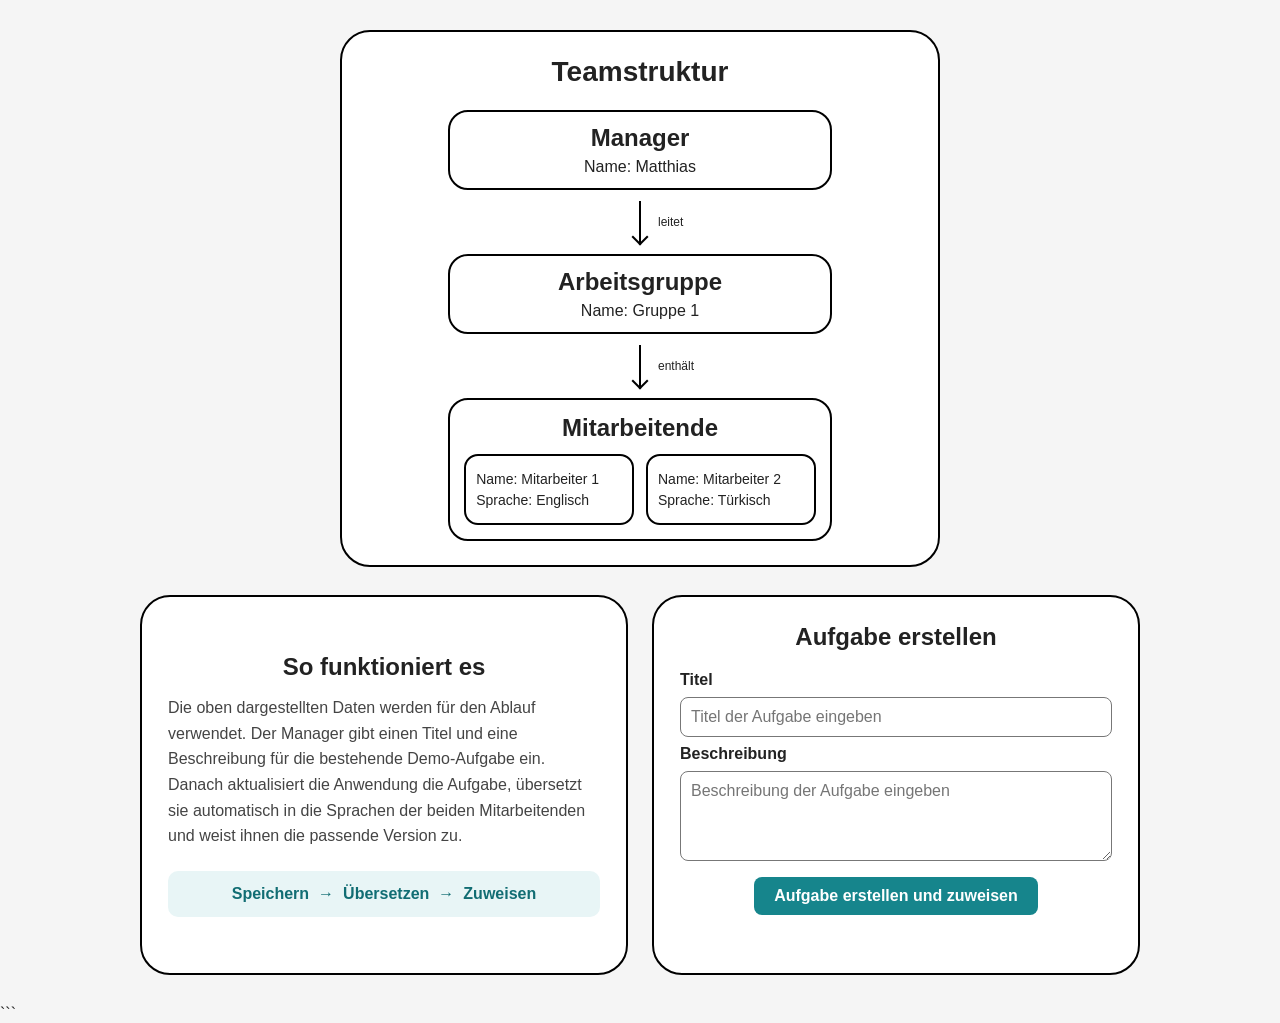
<file: frontend/index.html>
<!DOCTYPE html>
<html lang="de">

<head>
    <meta charset="UTF-8">

    <meta
        name="viewport"
        content="width=device-width, initial-scale=1.0"
    >

    <title>Aufgabenverwaltung</title>

    <link
        rel="stylesheet"
        href="style.css"
    >
</head>

<body>

<main>

    <!-- =====================================================
         Teamstruktur
         ===================================================== -->

    <section class="main_container">

        <h1>Teamstruktur</h1>


        <!-- Manager -->

        <div class="manager_container">

            <h2>Manager</h2>

            <p>
                Name: Matthias
            </p>

        </div>


        <!-- Verbindung Manager → Arbeitsgruppe -->

        <div class="hierarchy_arrow">
            <span>leitet</span>
        </div>


        <!-- Arbeitsgruppe -->

        <div class="workGroup_container">

            <h2>Arbeitsgruppe</h2>

            <p>
                Name: Gruppe 1
            </p>

        </div>


        <!-- Verbindung Arbeitsgruppe → Mitarbeitende -->

        <div class="hierarchy_arrow">
            <span>enthält</span>
        </div>


        <!-- Mitarbeitende -->

        <div class="employee_container">

            <h2>Mitarbeitende</h2>

            <div class="employee_row">

                <div class="employee">

                    <p>
                        Name: Mitarbeiter 1
                    </p>

                    <p>
                        Sprache: Englisch
                    </p>

                </div>


                <div class="employee">

                    <p>
                        Name: Mitarbeiter 2
                    </p>

                    <p>
                        Sprache: Türkisch
                    </p>

                </div>

            </div>

        </div>

    </section>


    <!-- =====================================================
         Erklärung und Aufgabenformular
         ===================================================== -->

    <section class="task_section">


        <!-- Erklärung -->

        <div class="task_info">

            <h2>So funktioniert es</h2>

            <p>
                Die oben dargestellten Daten werden für den Ablauf
                verwendet. Der Manager gibt einen Titel und eine
                Beschreibung für die bestehende Demo-Aufgabe ein.
                Danach aktualisiert die Anwendung die Aufgabe,
                übersetzt sie automatisch in die Sprachen der beiden
                Mitarbeitenden und weist ihnen die passende Version zu.
            </p>


            <div class="task_flow">

                <span>Speichern</span>

                <span>→</span>

                <span>Übersetzen</span>

                <span>→</span>

                <span>Zuweisen</span>

            </div>

        </div>


        <!-- Aufgabenformular -->

        <div class="task_container">

            <h2>Aufgabe erstellen</h2>


            <form id="task-form">

                <div class="title_description">


                    <!-- Titel -->

                    <label for="task-title">
                        Titel
                    </label>

                    <input
                        id="task-title"
                        name="title"
                        type="text"
                        placeholder="Titel der Aufgabe eingeben"
                        required
                    >


                    <!-- Beschreibung -->

                    <label for="task-description">
                        Beschreibung
                    </label>

                    <textarea
                        id="task-description"
                        name="description"
                        placeholder="Beschreibung der Aufgabe eingeben"
                        required
                    ></textarea>

                </div>


                <!-- Absenden -->

                <button
                    id="submit-button"
                    type="submit"
                >
                    Aufgabe erstellen und zuweisen
                </button>


                <!-- Status- oder Fehlermeldung -->

                <p id="task-message"></p>

            </form>

        </div>

    </section>

</main>


<script src="script.js"></script>

</body>

</html>
```
</file>
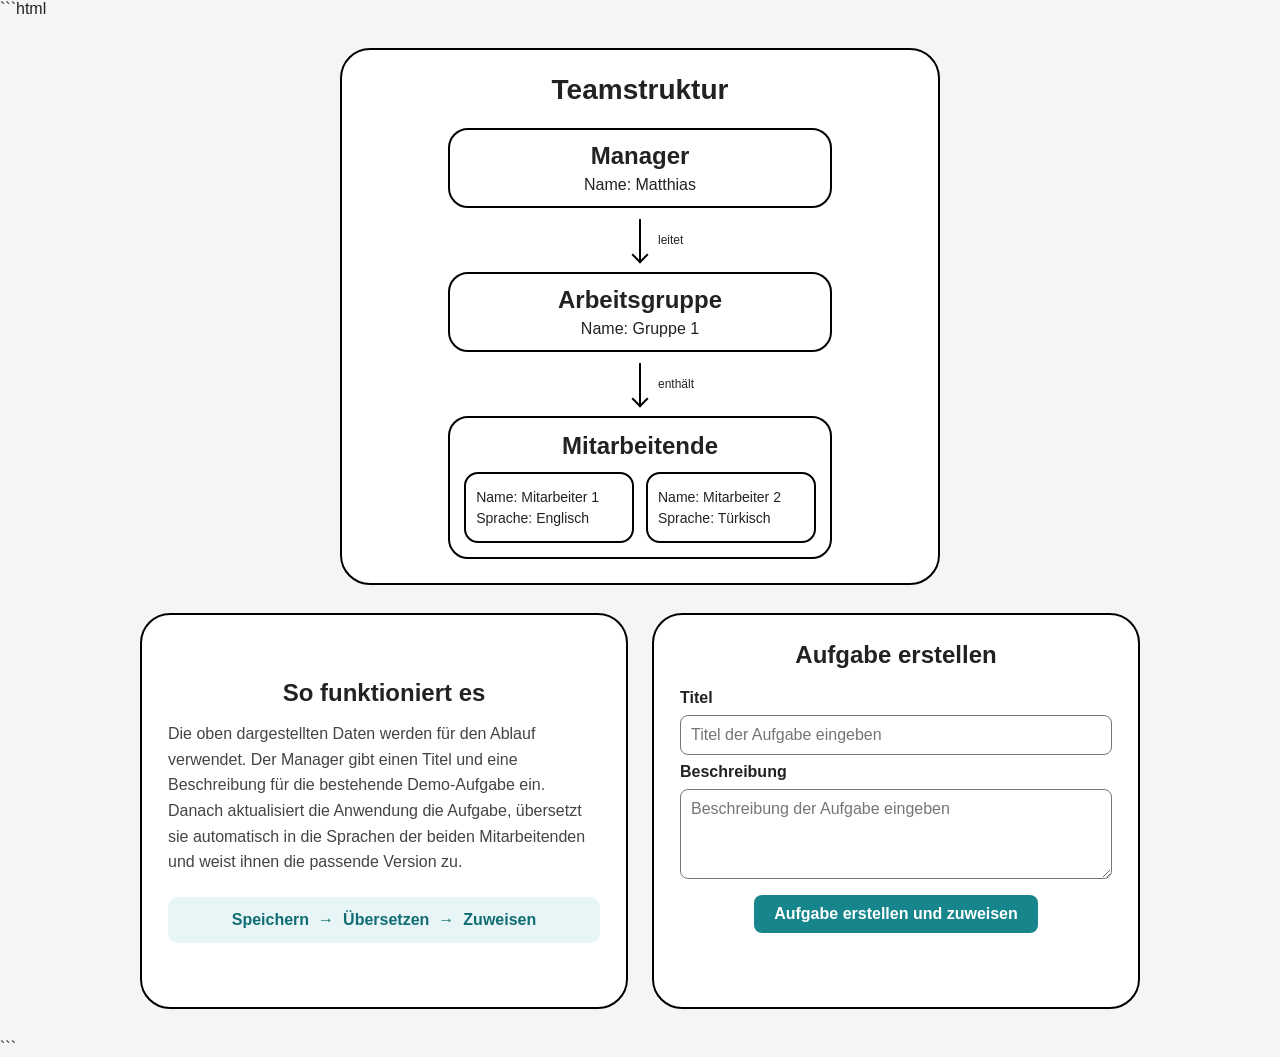
<file: frontend/frontend.html>
```html
<!DOCTYPE html>
<html lang="de">

<head>
    <meta charset="UTF-8">

    <meta
        name="viewport"
        content="width=device-width, initial-scale=1.0"
    >

    <title>Aufgabenverwaltung</title>

    <link
        rel="stylesheet"
        href="style.css"
    >
</head>

<body>

<main>

    <!-- =====================================================
         Teamstruktur
         ===================================================== -->

    <section class="main_container">

        <h1>Teamstruktur</h1>


        <!-- Manager -->

        <div class="manager_container">

            <h2>Manager</h2>

            <p>
                Name: Matthias
            </p>

        </div>


        <!-- Verbindung Manager → Arbeitsgruppe -->

        <div class="hierarchy_arrow">
            <span>leitet</span>
        </div>


        <!-- Arbeitsgruppe -->

        <div class="workGroup_container">

            <h2>Arbeitsgruppe</h2>

            <p>
                Name: Gruppe 1
            </p>

        </div>


        <!-- Verbindung Arbeitsgruppe → Mitarbeitende -->

        <div class="hierarchy_arrow">
            <span>enthält</span>
        </div>


        <!-- Mitarbeitende -->

        <div class="employee_container">

            <h2>Mitarbeitende</h2>

            <div class="employee_row">

                <div class="employee">

                    <p>
                        Name: Mitarbeiter 1
                    </p>

                    <p>
                        Sprache: Englisch
                    </p>

                </div>


                <div class="employee">

                    <p>
                        Name: Mitarbeiter 2
                    </p>

                    <p>
                        Sprache: Türkisch
                    </p>

                </div>

            </div>

        </div>

    </section>


    <!-- =====================================================
         Erklärung und Aufgabenformular
         ===================================================== -->

    <section class="task_section">


        <!-- Erklärung -->

        <div class="task_info">

            <h2>So funktioniert es</h2>

            <p>
                Die oben dargestellten Daten werden für den Ablauf
                verwendet. Der Manager gibt einen Titel und eine
                Beschreibung für die bestehende Demo-Aufgabe ein.
                Danach aktualisiert die Anwendung die Aufgabe,
                übersetzt sie automatisch in die Sprachen der beiden
                Mitarbeitenden und weist ihnen die passende Version zu.
            </p>


            <div class="task_flow">

                <span>Speichern</span>

                <span>→</span>

                <span>Übersetzen</span>

                <span>→</span>

                <span>Zuweisen</span>

            </div>

        </div>


        <!-- Aufgabenformular -->

        <div class="task_container">

            <h2>Aufgabe erstellen</h2>


            <form id="task-form">

                <div class="title_description">


                    <!-- Titel -->

                    <label for="task-title">
                        Titel
                    </label>

                    <input
                        id="task-title"
                        name="title"
                        type="text"
                        placeholder="Titel der Aufgabe eingeben"
                        required
                    >


                    <!-- Beschreibung -->

                    <label for="task-description">
                        Beschreibung
                    </label>

                    <textarea
                        id="task-description"
                        name="description"
                        placeholder="Beschreibung der Aufgabe eingeben"
                        required
                    ></textarea>

                </div>


                <!-- Absenden -->

                <button
                    id="submit-button"
                    type="submit"
                >
                    Aufgabe erstellen und zuweisen
                </button>


                <!-- Status- oder Fehlermeldung -->

                <p id="task-message"></p>

            </form>

        </div>

    </section>

</main>


<script src="script.js"></script>

</body>

</html>
```
</file>
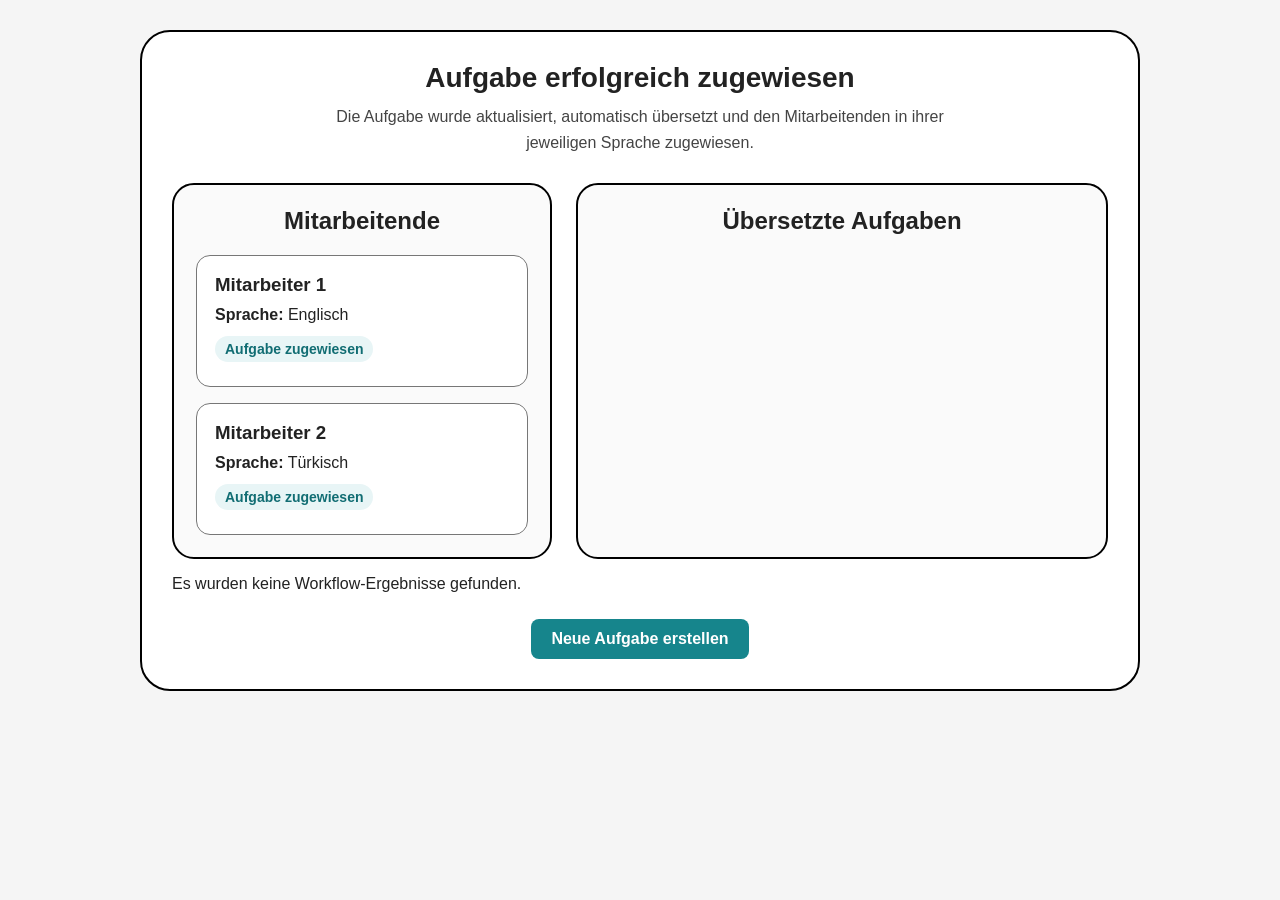
<file: frontend/result.html>
<!DOCTYPE html>
<html lang="de">

<head>
    <meta charset="UTF-8">
    <meta
        name="viewport"
        content="width=device-width, initial-scale=1.0"
    >

    <title>Ergebnis der Aufgabenverteilung</title>

    <link rel="stylesheet" href="style.css">
</head>

<body>

<main>

    <section class="result_section">

        <header class="result_header">

            <h1>Aufgabe erfolgreich zugewiesen</h1>

            <p>
                Die Aufgabe wurde aktualisiert, automatisch übersetzt
                und den Mitarbeitenden in ihrer jeweiligen Sprache
                zugewiesen.
            </p>

        </header>


        <div class="result_grid">

            <!-- Linke Spalte: fest eingetragene Mitarbeitende -->

            <div class="result_column">

                <h2>Mitarbeitende</h2>

                <div class="result_employee">

                    <h3>Mitarbeiter 1</h3>

                    <p>
                        <strong>Sprache:</strong>
                        Englisch
                    </p>

                    <p class="assignment_status">
                        Aufgabe zugewiesen
                    </p>

                </div>


                <div class="result_employee">

                    <h3>Mitarbeiter 2</h3>

                    <p>
                        <strong>Sprache:</strong>
                        Türkisch
                    </p>

                    <p class="assignment_status">
                        Aufgabe zugewiesen
                    </p>

                </div>

            </div>


            <!-- Rechte Spalte: wird mit JavaScript gefüllt -->

            <div class="result_column">

                <h2>Übersetzte Aufgaben</h2>

                <div id="translated-task-results">

                    <!--
                        Die übersetzten Aufgaben werden
                        hier mit JavaScript eingefügt.
                    -->

                </div>

            </div>

        </div>


        <p id="result-message"></p>


        <a
            class="back_button"
            href="index.html"
        >
            Neue Aufgabe erstellen
        </a>

    </section>

</main>


<script src="script.js"></script>

</body>

</html>
</file>
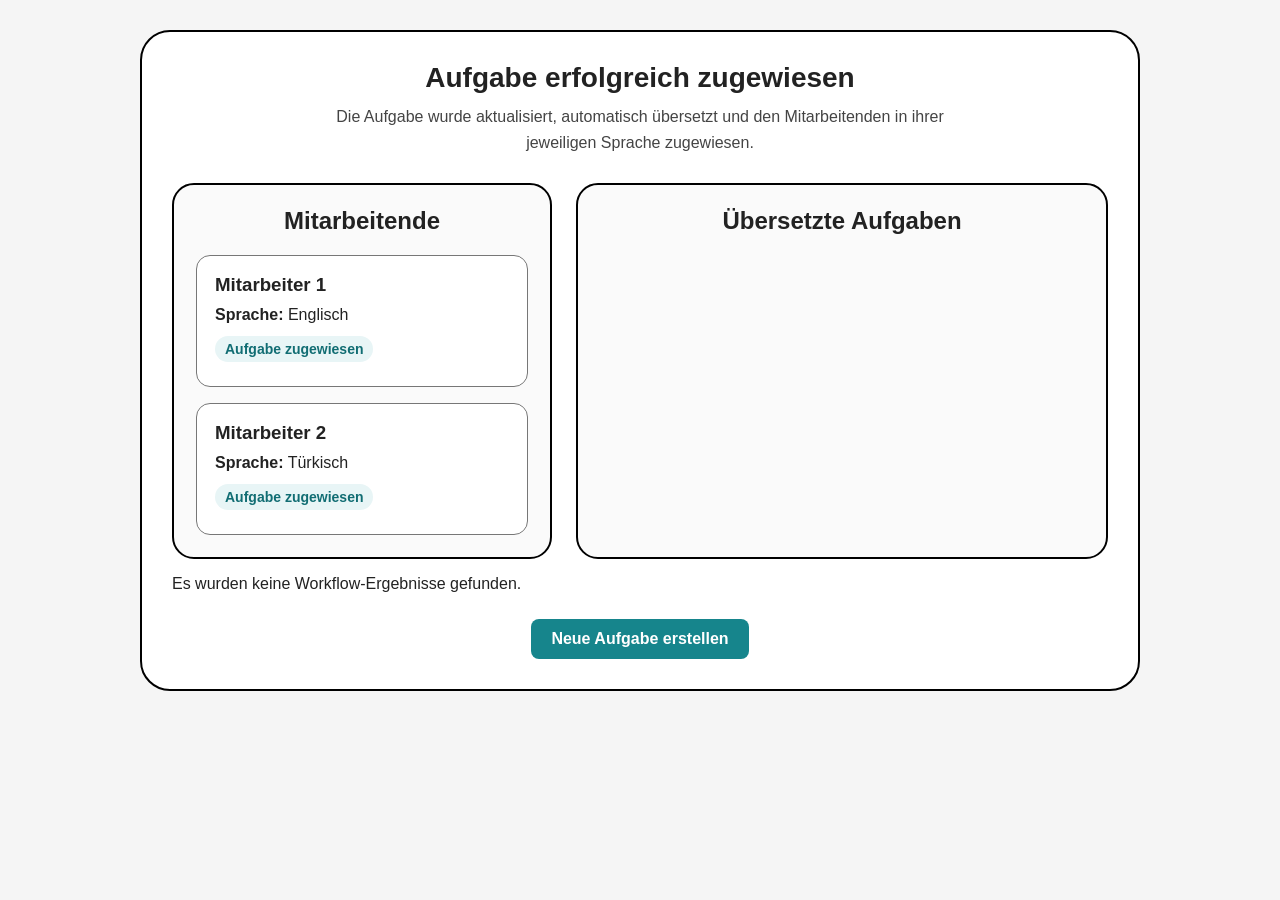
<file: mkdir  frontend/result.html>
<!DOCTYPE html>
<html lang="de">

<head>
    <meta charset="UTF-8">
    <meta
        name="viewport"
        content="width=device-width, initial-scale=1.0"
    >

    <title>Ergebnis der Aufgabenverteilung</title>

    <link rel="stylesheet" href="style.css">
</head>

<body>

<main>

    <section class="result_section">

        <header class="result_header">

            <h1>Aufgabe erfolgreich zugewiesen</h1>

            <p>
                Die Aufgabe wurde aktualisiert, automatisch übersetzt
                und den Mitarbeitenden in ihrer jeweiligen Sprache
                zugewiesen.
            </p>

        </header>


        <div class="result_grid">

            <!-- Linke Spalte: fest eingetragene Mitarbeitende -->

            <div class="result_column">

                <h2>Mitarbeitende</h2>

                <div class="result_employee">

                    <h3>Mitarbeiter 1</h3>

                    <p>
                        <strong>Sprache:</strong>
                        Englisch
                    </p>

                    <p class="assignment_status">
                        Aufgabe zugewiesen
                    </p>

                </div>


                <div class="result_employee">

                    <h3>Mitarbeiter 2</h3>

                    <p>
                        <strong>Sprache:</strong>
                        Türkisch
                    </p>

                    <p class="assignment_status">
                        Aufgabe zugewiesen
                    </p>

                </div>

            </div>


            <!-- Rechte Spalte: wird mit JavaScript gefüllt -->

            <div class="result_column">

                <h2>Übersetzte Aufgaben</h2>

                <div id="translated-task-results">

                    <!--
                        Die übersetzten Aufgaben werden
                        hier mit JavaScript eingefügt.
                    -->

                </div>

            </div>

        </div>


        <p id="result-message"></p>


        <a
            class="back_button"
            href="frontend.html"
        >
            Neue Aufgabe erstellen
        </a>

    </section>

</main>


<script src="script.js"></script>

</body>

</html>
</file>
<file: frontend/style.css>
* {
    box-sizing: border-box;
}

body {
    margin: 0;
    background-color: #f5f5f5;
    color: #222222;
    font-family: Arial, sans-serif;
}

main {
    width: min(1000px, 92vw);
    margin: 30px auto;

    display: flex;
    flex-direction: column;
    align-items: center;
    gap: 28px;
}


/* Teamstruktur */

.main_container {
    width: min(600px, 100%);
    padding: 24px;

    border: 2px solid black;
    border-radius: 30px;
    background-color: white;

    display: flex;
    flex-direction: column;
    align-items: center;
    gap: 8px;
}

.main_container > h1 {
    margin: 0 0 14px;
    font-size: 28px;
}


/* Manager und Arbeitsgruppe */

.manager_container,
.workGroup_container {
    width: 70%;
    padding: 12px 16px;

    border: 2px solid black;
    border-radius: 20px;

    display: flex;
    flex-direction: column;
    align-items: center;
}

.manager_container h2,
.manager_container p,
.workGroup_container h2,
.workGroup_container p {
    margin: 0;
}

.manager_container h2,
.workGroup_container h2 {
    margin-bottom: 6px;
}


/* Pfeile */

.hierarchy_arrow {
    position: relative;

    width: 2px;
    height: 42px;
    margin: 3px 0;

    background-color: black;

    flex-shrink: 0;
}

.hierarchy_arrow::after {
    content: "";

    position: absolute;
    bottom: 0;
    left: 50%;

    width: 10px;
    height: 10px;

    border-right: 2px solid black;
    border-bottom: 2px solid black;

    transform: translateX(-50%) rotate(45deg);
}

.hierarchy_arrow span {
    position: absolute;
    top: 12px;
    left: 14px;

    padding: 2px 5px;

    background-color: white;

    font-size: 12px;
    white-space: nowrap;
}


/* Mitarbeitende */

.employee_container {
    width: 70%;
    padding: 14px;

    border: 2px solid black;
    border-radius: 20px;
}

.employee_container h2 {
    margin: 0 0 12px;
    text-align: center;
}

.employee_row {
    display: flex;
    gap: 12px;
}

.employee {
    width: 50%;
    padding: 10px;

    border: 2px solid black;
    border-radius: 14px;
}

.employee p {
    margin: 5px 0;
    font-size: 14px;
}


/* Aufgabenbereich */

.task_section {
    width: 100%;

    display: flex;
    align-items: stretch;
    gap: 24px;
}

.task_info,
.task_container {
    width: 50%;
    padding: 26px;

    border: 2px solid black;
    border-radius: 30px;
    background-color: white;
}


/* Erklärung */

.task_info {
    display: flex;
    flex-direction: column;
    justify-content: center;
}

.task_info h2 {
    margin: 0 0 14px;
    text-align: center;
}

.task_info p {
    margin: 0;

    color: #444444;

    font-size: 16px;
    line-height: 1.6;
}

.task_flow {
    margin-top: 22px;
    padding: 14px;

    border-radius: 10px;
    background-color: #e8f5f6;
    color: #116d73;

    display: flex;
    justify-content: center;
    align-items: center;
    gap: 9px;

    font-weight: bold;
}


/* Aufgabenformular */

.task_container h2 {
    margin: 0 0 20px;
    text-align: center;
}

.task_container form {
    display: flex;
    flex-direction: column;
    align-items: center;
}

.title_description {
    width: 100%;
    margin-bottom: 16px;

    display: flex;
    flex-direction: column;
    gap: 8px;
}

.title_description label {
    font-weight: bold;
}

.title_description input,
.title_description textarea {
    width: 100%;
    padding: 10px;

    border: 1px solid #777777;
    border-radius: 8px;

    font: inherit;
}

.title_description input:focus,
.title_description textarea:focus {
    border-color: #16858c;
    outline: 2px solid rgba(22, 133, 140, 0.18);
}

.title_description textarea {
    min-height: 90px;
    resize: vertical;
}

button {
    padding: 10px 20px;

    border: none;
    border-radius: 8px;

    background-color: #16858c;
    color: white;

    font-size: 16px;
    font-weight: bold;

    cursor: pointer;
}

button:hover {
    background-color: #116d73;
}


/* Tablet und Smartphone */

@media (max-width: 750px) {
    .task_section {
        flex-direction: column;
    }

    .task_info,
    .task_container {
        width: 100%;
    }
}

@media (max-width: 500px) {
    main {
        width: 94vw;
        margin: 16px auto;
    }

    .main_container {
        padding: 18px 12px;
    }

    .manager_container,
    .workGroup_container,
    .employee_container {
        width: 92%;
    }

    .employee_row {
        flex-direction: column;
    }

    .employee {
        width: 100%;
    }

    .task_flow {
        flex-wrap: wrap;
    }
}

























/* Ergebnisseite */

.result_section {
    width: 100%;
    padding: 30px;

    border: 2px solid black;
    border-radius: 30px;
    background-color: white;
}

.result_header {
    margin-bottom: 28px;
    text-align: center;
}

.result_header h1 {
    margin: 0 0 10px;
    font-size: 28px;
}

.result_header p {
    max-width: 650px;
    margin: 0 auto;

    color: #444444;
    line-height: 1.6;
}


/* Zwei Ergebnisspalten */

.result_grid {
    display: grid;
    grid-template-columns: 1fr 1.4fr;
    gap: 24px;
}

.result_column {
    padding: 22px;

    border: 2px solid black;
    border-radius: 22px;
    background-color: #fafafa;
}

.result_column > h2 {
    margin: 0 0 20px;
    text-align: center;
}


/* Mitarbeitende */

.result_employee {
    margin-bottom: 16px;
    padding: 18px;

    border: 1px solid #777777;
    border-radius: 14px;
    background-color: white;
}

.result_employee:last-child {
    margin-bottom: 0;
}

.result_employee h3 {
    margin: 0 0 10px;
}

.result_employee p {
    margin: 6px 0;
}

.assignment_status {
    display: inline-block;
    padding: 5px 10px;

    border-radius: 20px;
    background-color: #e8f5f6;
    color: #116d73;

    font-size: 14px;
    font-weight: bold;
}


/* Übersetzte Aufgaben */

.translated_task {
    position: relative;

    margin-bottom: 16px;
    padding: 20px;

    border: 1px solid #777777;
    border-radius: 14px;
    background-color: white;
}

.translated_task:last-child {
    margin-bottom: 0;
}

.translated_task h3 {
    margin: 12px 0 10px;
}

.translated_task p {
    margin: 0 0 16px;

    color: #444444;
    line-height: 1.5;
}

.task_language {
    display: inline-block;
    padding: 5px 10px;

    border-radius: 20px;
    background-color: #16858c;
    color: white;

    font-size: 13px;
    font-weight: bold;
}

.assigned_to {
    padding-top: 12px;

    border-top: 1px solid #dddddd;

    color: #116d73;
    font-size: 14px;
    font-weight: bold;
}


/* Zurück-Link */

.back_button {
    display: block;
    width: fit-content;

    margin: 26px auto 0;
    padding: 11px 20px;

    border-radius: 8px;

    background-color: #16858c;
    color: white;

    font-weight: bold;
    text-decoration: none;
}

.back_button:hover {
    background-color: #116d73;
}


/* Responsive Ergebnisseite */

@media (max-width: 750px) {
    .result_grid {
        grid-template-columns: 1fr;
    }
}

@media (max-width: 500px) {
    .result_section {
        padding: 20px 14px;
    }

    .result_column {
        padding: 16px;
    }
}
</file>
<file: mkdir  frontend/style.css>
* {
    box-sizing: border-box;
}

body {
    margin: 0;
    background-color: #f5f5f5;
    color: #222222;
    font-family: Arial, sans-serif;
}

main {
    width: min(1000px, 92vw);
    margin: 30px auto;

    display: flex;
    flex-direction: column;
    align-items: center;
    gap: 28px;
}


/* Teamstruktur */

.main_container {
    width: min(600px, 100%);
    padding: 24px;

    border: 2px solid black;
    border-radius: 30px;
    background-color: white;

    display: flex;
    flex-direction: column;
    align-items: center;
    gap: 8px;
}

.main_container > h1 {
    margin: 0 0 14px;
    font-size: 28px;
}


/* Manager und Arbeitsgruppe */

.manager_container,
.workGroup_container {
    width: 70%;
    padding: 12px 16px;

    border: 2px solid black;
    border-radius: 20px;

    display: flex;
    flex-direction: column;
    align-items: center;
}

.manager_container h2,
.manager_container p,
.workGroup_container h2,
.workGroup_container p {
    margin: 0;
}

.manager_container h2,
.workGroup_container h2 {
    margin-bottom: 6px;
}


/* Pfeile */

.hierarchy_arrow {
    position: relative;

    width: 2px;
    height: 42px;
    margin: 3px 0;

    background-color: black;

    flex-shrink: 0;
}

.hierarchy_arrow::after {
    content: "";

    position: absolute;
    bottom: 0;
    left: 50%;

    width: 10px;
    height: 10px;

    border-right: 2px solid black;
    border-bottom: 2px solid black;

    transform: translateX(-50%) rotate(45deg);
}

.hierarchy_arrow span {
    position: absolute;
    top: 12px;
    left: 14px;

    padding: 2px 5px;

    background-color: white;

    font-size: 12px;
    white-space: nowrap;
}


/* Mitarbeitende */

.employee_container {
    width: 70%;
    padding: 14px;

    border: 2px solid black;
    border-radius: 20px;
}

.employee_container h2 {
    margin: 0 0 12px;
    text-align: center;
}

.employee_row {
    display: flex;
    gap: 12px;
}

.employee {
    width: 50%;
    padding: 10px;

    border: 2px solid black;
    border-radius: 14px;
}

.employee p {
    margin: 5px 0;
    font-size: 14px;
}


/* Aufgabenbereich */

.task_section {
    width: 100%;

    display: flex;
    align-items: stretch;
    gap: 24px;
}

.task_info,
.task_container {
    width: 50%;
    padding: 26px;

    border: 2px solid black;
    border-radius: 30px;
    background-color: white;
}


/* Erklärung */

.task_info {
    display: flex;
    flex-direction: column;
    justify-content: center;
}

.task_info h2 {
    margin: 0 0 14px;
    text-align: center;
}

.task_info p {
    margin: 0;

    color: #444444;

    font-size: 16px;
    line-height: 1.6;
}

.task_flow {
    margin-top: 22px;
    padding: 14px;

    border-radius: 10px;
    background-color: #e8f5f6;
    color: #116d73;

    display: flex;
    justify-content: center;
    align-items: center;
    gap: 9px;

    font-weight: bold;
}


/* Aufgabenformular */

.task_container h2 {
    margin: 0 0 20px;
    text-align: center;
}

.task_container form {
    display: flex;
    flex-direction: column;
    align-items: center;
}

.title_description {
    width: 100%;
    margin-bottom: 16px;

    display: flex;
    flex-direction: column;
    gap: 8px;
}

.title_description label {
    font-weight: bold;
}

.title_description input,
.title_description textarea {
    width: 100%;
    padding: 10px;

    border: 1px solid #777777;
    border-radius: 8px;

    font: inherit;
}

.title_description input:focus,
.title_description textarea:focus {
    border-color: #16858c;
    outline: 2px solid rgba(22, 133, 140, 0.18);
}

.title_description textarea {
    min-height: 90px;
    resize: vertical;
}

button {
    padding: 10px 20px;

    border: none;
    border-radius: 8px;

    background-color: #16858c;
    color: white;

    font-size: 16px;
    font-weight: bold;

    cursor: pointer;
}

button:hover {
    background-color: #116d73;
}


/* Tablet und Smartphone */

@media (max-width: 750px) {
    .task_section {
        flex-direction: column;
    }

    .task_info,
    .task_container {
        width: 100%;
    }
}

@media (max-width: 500px) {
    main {
        width: 94vw;
        margin: 16px auto;
    }

    .main_container {
        padding: 18px 12px;
    }

    .manager_container,
    .workGroup_container,
    .employee_container {
        width: 92%;
    }

    .employee_row {
        flex-direction: column;
    }

    .employee {
        width: 100%;
    }

    .task_flow {
        flex-wrap: wrap;
    }
}

























/* Ergebnisseite */

.result_section {
    width: 100%;
    padding: 30px;

    border: 2px solid black;
    border-radius: 30px;
    background-color: white;
}

.result_header {
    margin-bottom: 28px;
    text-align: center;
}

.result_header h1 {
    margin: 0 0 10px;
    font-size: 28px;
}

.result_header p {
    max-width: 650px;
    margin: 0 auto;

    color: #444444;
    line-height: 1.6;
}


/* Zwei Ergebnisspalten */

.result_grid {
    display: grid;
    grid-template-columns: 1fr 1.4fr;
    gap: 24px;
}

.result_column {
    padding: 22px;

    border: 2px solid black;
    border-radius: 22px;
    background-color: #fafafa;
}

.result_column > h2 {
    margin: 0 0 20px;
    text-align: center;
}


/* Mitarbeitende */

.result_employee {
    margin-bottom: 16px;
    padding: 18px;

    border: 1px solid #777777;
    border-radius: 14px;
    background-color: white;
}

.result_employee:last-child {
    margin-bottom: 0;
}

.result_employee h3 {
    margin: 0 0 10px;
}

.result_employee p {
    margin: 6px 0;
}

.assignment_status {
    display: inline-block;
    padding: 5px 10px;

    border-radius: 20px;
    background-color: #e8f5f6;
    color: #116d73;

    font-size: 14px;
    font-weight: bold;
}


/* Übersetzte Aufgaben */

.translated_task {
    position: relative;

    margin-bottom: 16px;
    padding: 20px;

    border: 1px solid #777777;
    border-radius: 14px;
    background-color: white;
}

.translated_task:last-child {
    margin-bottom: 0;
}

.translated_task h3 {
    margin: 12px 0 10px;
}

.translated_task p {
    margin: 0 0 16px;

    color: #444444;
    line-height: 1.5;
}

.task_language {
    display: inline-block;
    padding: 5px 10px;

    border-radius: 20px;
    background-color: #16858c;
    color: white;

    font-size: 13px;
    font-weight: bold;
}

.assigned_to {
    padding-top: 12px;

    border-top: 1px solid #dddddd;

    color: #116d73;
    font-size: 14px;
    font-weight: bold;
}


/* Zurück-Link */

.back_button {
    display: block;
    width: fit-content;

    margin: 26px auto 0;
    padding: 11px 20px;

    border-radius: 8px;

    background-color: #16858c;
    color: white;

    font-weight: bold;
    text-decoration: none;
}

.back_button:hover {
    background-color: #116d73;
}


/* Responsive Ergebnisseite */

@media (max-width: 750px) {
    .result_grid {
        grid-template-columns: 1fr;
    }
}

@media (max-width: 500px) {
    .result_section {
        padding: 20px 14px;
    }

    .result_column {
        padding: 16px;
    }
}
</file>
